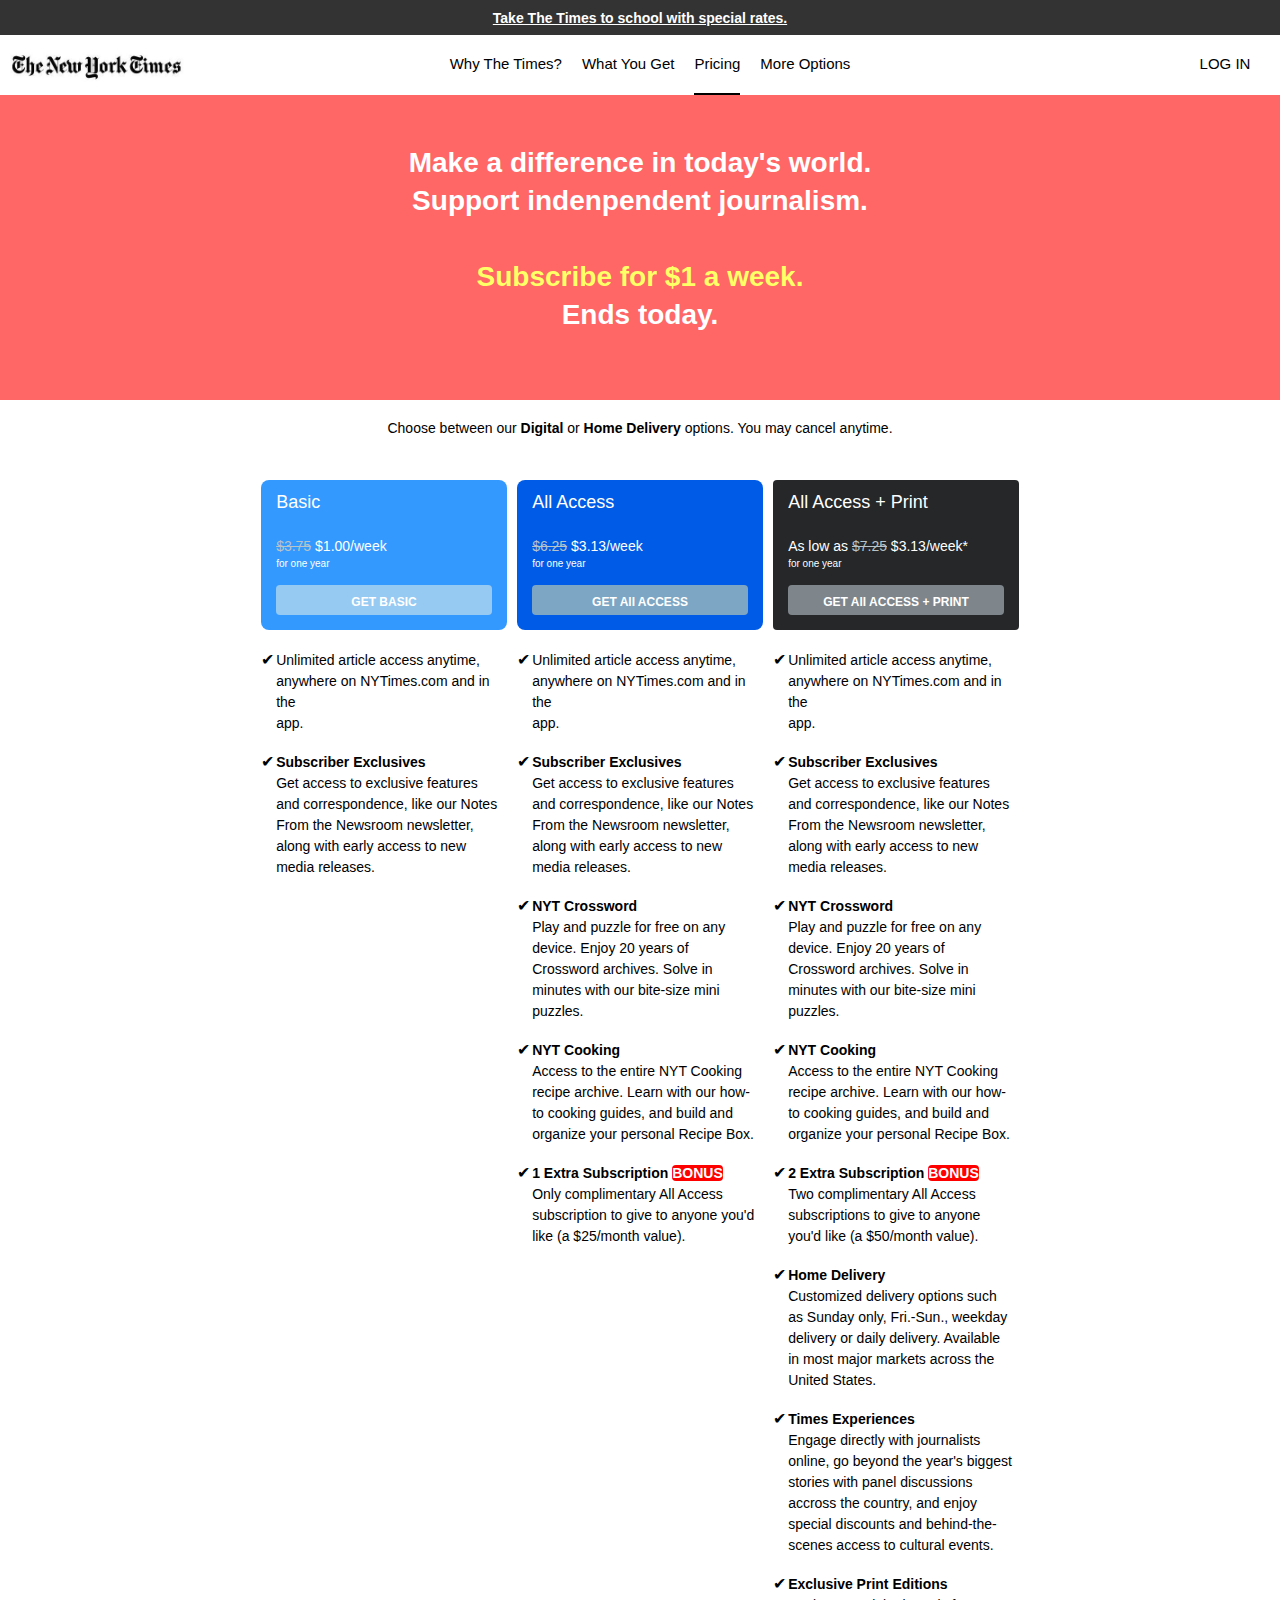
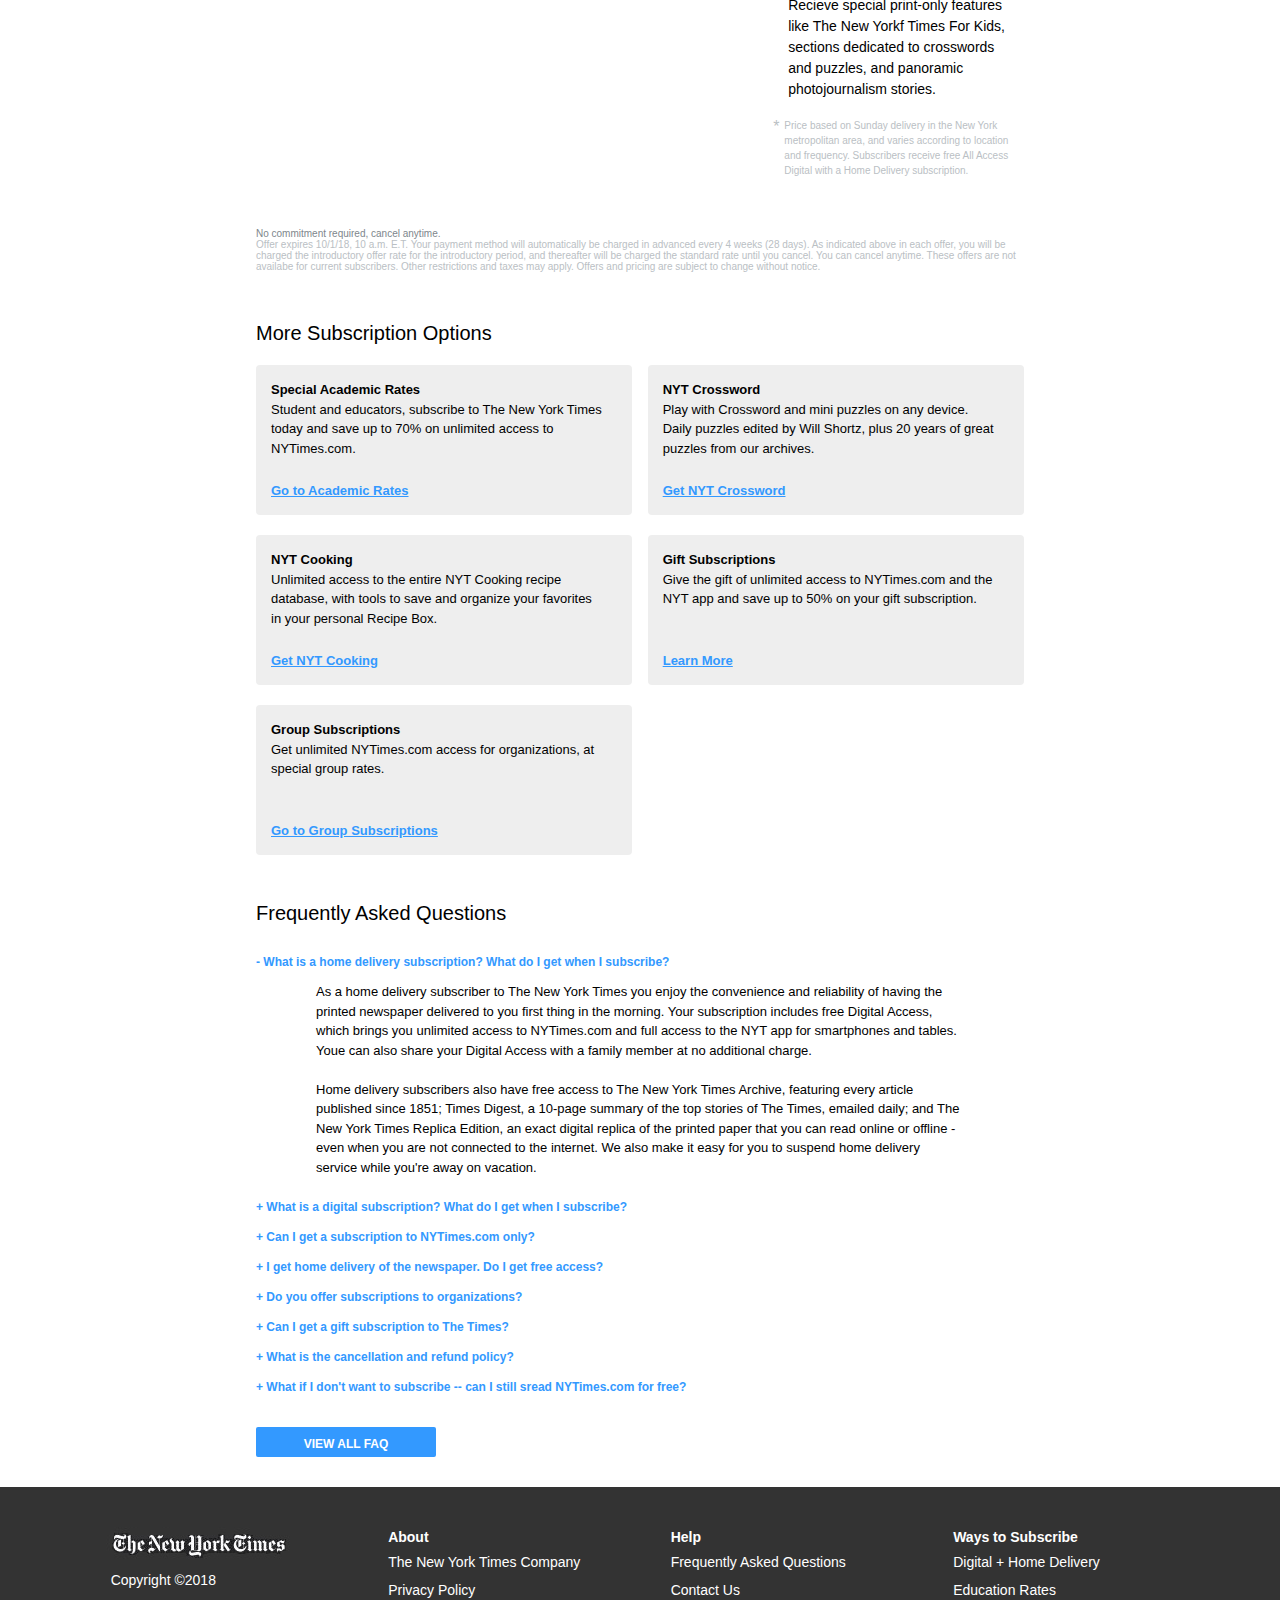
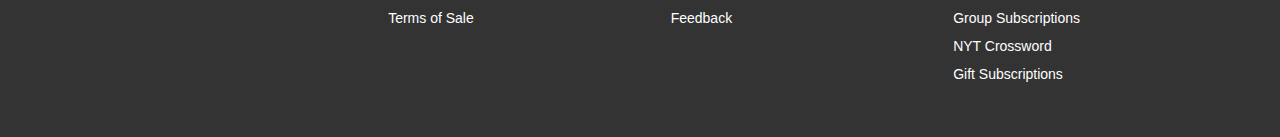
<file: homework1/index.html>
<!doctype html>
<html>

<head>
  <meta charset="utf-8">
  <title>homework1</title>
  <link rel="stylesheet" href="stylesheets/styles.css">
</head>

<body>
  <!--specialrate bar-->
  <nav class="specialrate__bar">
    <a class="specialrate__bar__text__link" href="#">Take The Times to school with special rates.</a>
  </nav>

  <!--navigation bar menu-->
  <header class="navBar__container">
    <!--New York Times logo-->
    <div class="logo">
      <a href="#">
         <img class="logo__link" src=".\img\logo-black.jpg" id="blackLogo" alt="NYT logo">
      </a>
    </div>
    <!--menu links-->
    <div class="menu">
      <div class="menu__links__field">
        <a class="menu__link" href="#">Why The Times?</a>
      </div>
      <div class="menu__links__field">
        <a class="menu__link" href="#">What You Get</a>
      </div>
      <div class="menu__links__field">
        <a class="menu__link" href="#">Pricing</a>
        <div class="slected__bar"></div>
      </div>
      <div class="menu__links__field">
        <a class="menu__link" href="#">More Options</a>
      </div>
    </div>
    <!--Login link-->
    <div class="login">
      <a class="login__link" href="#">LOG IN</a>
    </div>
  </header>

  <!--info board-->
  <div class="info__field">
    <div class="text__box">
      <p>Make a difference in today's world.</p>
      <p>Support indenpendent journalism.</p>
      <br>
      <p class="info__text">Subscribe for $1 a week.</p>
      <p>Ends today.</p>
    </div>
  </div>

  <!--delivery option-->
  <div class="delivery">
    Choose between our <strong>Digital</strong> or <strong>Home Delivery</strong> options.
    You may cancel anytime.
  </div>

  <!--middle column-->
  <div class="service__container">
     <!-- ignore this blank side -->
    <div class="side__container"></div>
    <!-- the main body -->
    <div class="middle__container">
      <!-- subscription price-->
      <div class="service__prices">
         <!-- 1st column -->
         <div class="col">
          <!-- service info box1 -->
          <div class="option__box1">
            Basic<br><br><br>
            <span class="col__text__box__font">
               <span class="col__text__box__font__cross">$3.75</span>
            $1.00/week
            </span><br>
            <span class="col__text__box__font__small">for one year</span><br>
            <div class="col__get__button col__get__button1">GET BASIC</div>
          </div>
          <!-- service info text1 -->
          <div class="service__info__field">
            <div class="text__and__checkmark">
              <div class="checkmark"> <span>&#10004;</span> </div>
              <div class="text__only">
                Unlimited article access anytime, <br>
                  anywhere on NYTimes.com and in the <br>app.
               </div>
            </div><br>
            <div class="text__and__checkmark">
              <div class="checkmark"> <span>&#10004;</span> </div>
              <div class="text__only">
                <strong>Subscriber Exclusives</strong><br>
                  Get access to exclusive features and correspondence,
                  like our Notes From the Newsroom newsletter,
                  along with early access to new media releases.
              </div>
            </div>
          </div>
        </div>

        <!-- 2nd column -->
        <div class="col">
          <!-- service info box2 -->
          <div class="option__box2">
            All Access<br><br><br>
            <span class="col__text__box__font">
               <span class="col__text__box__font__cross">$6.25</span>
            $3.13/week
            </span><br>
            <span class="col__text__box__font__small">for one year</span><br>
            <div class="col__get__button col__get__button2">GET All ACCESS</div>
          </div>
          <!-- service info text2 -->
          <div class="service__info__field">
            <div class="text__and__checkmark">
              <div class="checkmark"> <span>&#10004;</span> </div>
              <div class="text__only">
                Unlimited article access anytime, <br>
                 anywhere on NYTimes.com and in the <br>app.
               </div>
            </div><br>
            <div class="text__and__checkmark">
              <div class="checkmark"> <span>&#10004;</span> </div>
              <div class="text__only">
                <strong>Subscriber Exclusives</strong><br>
                  Get access to exclusive features and correspondence,
                  like our Notes From the Newsroom newsletter,
                  along with early access to new media releases.
              </div>
            </div><br>
            <div class="text__and__checkmark">
              <div class="checkmark"> <span>&#10004;</span> </div>
              <div class="text__only">
                <strong>NYT Crossword</strong><br>
                 Play and puzzle for free on any device.
                 Enjoy 20 years of Crossword archives.
                 Solve in minutes with our bite-size mini puzzles.
             </div>
            </div><br>
            <div class="text__and__checkmark">
              <div class="checkmark"> <span>&#10004;</span> </div>
              <div class="text__only">
                <strong>NYT Cooking</strong><br>
               Access to the entire NYT Cooking recipe archive.
               Learn with our how-to cooking guides,
               and build and organize your personal Recipe Box.
              </div>
            </div><br>
            <div class="text__and__checkmark">
              <div class="checkmark"> <span>&#10004;</span> </div>
              <div class="text__only">
                <strong>1 Extra Subscription</strong>
                <span class="bonus">BONUS</span><br>
                 Only complimentary All Access subscription to give to anyone
                 you'd like (a $25/month value).
              </div>
            </div>
          </div>
        </div>

        <!-- 3rd column -->
        <div class="col">
          <!-- service info box3 -->
          <div class="option__box3">
            All Access + Print<br><br><br>
            <span class="col__text__box__font">
               As low as
               <span class="col__text__box__font__cross">$7.25</span>
            $3.13/week*
            </span><br>
            <span class="col__text__box__font__small">for one year</span><br>
            <div class="col__get__button col__get__button3">GET All ACCESS + PRINT</div>
          </div>
          <!-- service info text3 -->
          <div class="service__info__field">
            <div class="text__and__checkmark">
              <div class="checkmark"> <span>&#10004;</span> </div>
              <div class="text__only">
                Unlimited article access anytime, <br>
                 anywhere on NYTimes.com and in the <br>app.
               </div>
            </div><br>
            <div class="text__and__checkmark">
              <div class="checkmark"> <span>&#10004;</span> </div>
              <div class="text__only">
                <strong>Subscriber Exclusives</strong><br>
                  Get access to exclusive features and correspondence,
                  like our Notes From the Newsroom newsletter,
                  along with early access to new media releases.
              </div>
            </div><br>
            <div class="text__and__checkmark">
              <div class="checkmark"> <span>&#10004;</span> </div>
              <div class="text__only">
                <strong>NYT Crossword</strong><br>
                 Play and puzzle for free on any device.
                 Enjoy 20 years of Crossword archives.
                 Solve in minutes with our bite-size mini puzzles.
             </div>
            </div><br>
            <div class="text__and__checkmark">
              <div class="checkmark"> <span>&#10004;</span> </div>
              <div class="text__only">
                <strong>NYT Cooking</strong><br>
               Access to the entire NYT Cooking recipe archive.
               Learn with our how-to cooking guides,
               and build and organize your personal Recipe Box.
              </div>
            </div><br>
            <div class="text__and__checkmark">
              <div class="checkmark"> <span>&#10004;</span> </div>
              <div class="text__only">
                <strong>2 Extra Subscription</strong>
                <span class="bonus">BONUS</span><br>
                Two complimentary All Access subscriptions to give to anyone
                you'd like (a $50/month value).
              </div>
            </div><br>
            <div class="text__and__checkmark">
              <div class="checkmark"> <span>&#10004;</span> </div>
              <div class="text__only">
                <strong>Home Delivery</strong><br>
                Customized delivery options such as Sunday only,
                Fri.-Sun., weekday delivery or daily delivery.
                Available in most major markets across the United States.
              </div>
            </div><br>
            <div class="text__and__checkmark">
              <div class="checkmark"> <span>&#10004;</span> </div>
              <div class="text__only">
                <strong>Times Experiences</strong><br>
                Engage directly with journalists online,
                go beyond the year's biggest stories with panel discussions
                accross the country, and enjoy special discounts and
                behind-the-scenes access to cultural events.
              </div>
            </div><br>
            <div class="text__and__checkmark">
              <div class="checkmark"> <span>&#10004;</span> </div>
              <div class="text__only">
                <strong>Exclusive Print Editions</strong><br>
                Recieve special print-only features like
                The New Yorkf Times For Kids, sections dedicated to crosswords and
                puzzles, and panoramic photojournalism stories.
              </div>
            </div><br>
            <div class="text__and__checkmark">
              <div class="starmark">*</div>
              <div class="additonal__info">
                Price based on Sunday delivery in the New York metropolitan area,
                and varies according to location and frequency.
                Subscribers receive free All Access Digital with a Home Delivery subscription.
              </div>
            </div>
          </div>
        </div>
      </div>
      <!--cancellation policy-->
      <div class="policy__field">
        <span class="policy__title">No commitment required, cancel anytime.</span><br>
        Offer expires 10/1/18, 10 a.m. E.T. Your payment method will automatically be charged in advanced every 4 weeks (28 days).
        As indicated above in each offer, you will be charged the introductory offer rate for the introductory period,
        and thereafter will be charged the standard rate until you cancel.
        You can <span>cancel</span> anytime. These offers are not availabe for current subscribers.
        Other restrictions and taxes may apply. Offers and pricing are subject to change without notice.
     </div>
      <!-- more subscription options -->
      <div class="more__subscription__options">
         <div class="more__subscription__options__title">
            More Subscription Options
         </div>
         <div class="more__subscription__options__grid">
            <div class="more__subscription__options__col col1">
               <div class="more__subscription__options__box">
                  <strong>Special Academic Rates</strong><br>
                  Student and educators, subscribe to The New York Times today
                  and save up to 70% on unlimited access to NYTimes.com.<br>
                  <a class="more__subscription__options__link" href="#">
                     Go to Academic Rates
                  </a>
               </div>
               <div class="more__subscription__options__box">
                  <strong>NYT Cooking</strong><br>
                  Unlimited access to the entire NYT Cooking recipe database,
                  with tools to save and organize your favorites in your
                  personal Recipe Box.<br>
                  <a class="more__subscription__options__link" href="#">
                     Get NYT Cooking
                  </a>
               </div>
               <div class="more__subscription__options__box">
                  <strong>Group Subscriptions</strong><br>
                  Get unlimited NYTimes.com access for organizations, at special
                  group rates.<br>
                  <a class="more__subscription__options__link" href="#">
                     Go to Group Subscriptions
                  </a>
               </div>
            </div>
            <div class="more__subscription__options__col col2">
               <div class="more__subscription__options__box">
                  <strong>NYT Crossword</strong><br>
                  Play with Crossword and mini puzzles on any device. Daily
                  puzzles edited by Will Shortz, plus 20 years of great puzzles
                  from our archives.<br>
                  <a class="more__subscription__options__link" href="#">
                     Get NYT Crossword
                  </a>
               </div>
               <div class="more__subscription__options__box">
                  <strong>Gift Subscriptions</strong><br>
                  Give the gift of unlimited access to NYTimes.com and the NYT
                  app and save up to 50% on your gift subscription.<br>
                  <a class="more__subscription__options__link" href="#">
                     Learn More
                  </a>
               </div>
            </div>
         </div>
      </div>
      <!-- frequently ask questions -->
      <div class="frequently__asked__questions">
         <div class="frequently__asked__questions__title__field">
            Frequently Asked Questions
         </div>
         <div class="frequently__asked__questions__field">
            <div class="question__field">
               <span class="question">
                  - What is a home delivery subscription?
                  What do I get when I subscribe?
               </span>
            </div>
            <div class="answer__field">
               <span class="answer">
                  As a home delivery subscriber to The New York Times you enjoy
                  the convenience and reliability of having the printed newspaper
                  delivered to you first thing in the morning. Your subscription
                  includes free Digital Access, which brings you unlimited access
                  to NYTimes.com and full access to the NYT app for smartphones
                  and tables. Youe can also share your Digital Access with a
                  family member at no additional charge.<br><br>
                  Home delivery subscribers also have free access to
                  The New York Times Archive, featuring every article published
                  since 1851; Times Digest, a 10-page summary of the top stories
                  of The Times, emailed daily; and The New York Times Replica
                  Edition, an exact digital replica of the printed paper that
                  you can read online or offline - even when you are not connected
                  to the internet. We also make it easy for you to suspend home
                  delivery service while you're away on vacation.
               </span>
            </div>
            <div class="question__field">
               <span class="question">
                  + What is a digital subscription?
                  What do I get when I subscribe?
               </span>
            </div>
            <div class="question__field">
               <span class="question">
                  + Can I get a subscription to NYTimes.com only?
               </span>
            </div>
            <div class="question__field">
               <span class="question">
                  + I get home delivery of the newspaper. Do I get free access?
               </span>
            </div>
            <div class="question__field">
               <span class="question">
                  + Do you offer subscriptions to organizations?
               </span>
            </div>
            <div class="question__field">
               <span class="question">
                  + Can I get a gift subscription to The Times?
               </span>
            </div>
            <div class="question__field">
               <span class="question">
                  + What is the cancellation and refund policy?
               </span>
            </div>
            <div class="question__field">
               <span class="question">
                  + What if I don't want to subscribe --
                  can I still sread NYTimes.com for free?
               </span>
            </div>
         </div>
         <button id="view__all__faq" type="button" name="view__all__faq">
            VIEW ALL FAQ
         </button>
      </div>
    </div>
    <!-- ignore this blank side -->
    <div class="side__container"></div>
  </div>

  <!--footer-->
  <footer class="page__footer">
     <div class="footer__container">
       <div class="footer__col">
           <img src=".\img\logo-white.jpg" alt="NYT logo"><br>
           <span class="copyright">Copyright &copy2018</span>
        </div>
       <div class="footer__col">
          <span class="footer__subtitle">About</span><br>
          <a class="footer__link" href="#">The New York Times Company</a><br>
          <a class="footer__link" href="#">Privacy Policy</a><br>
          <a class="footer__link" href="#">Terms of Sale</a><br>
       </div>
       <div class="footer__col">
          <span class="footer__subtitle">Help</span><br>
          <a class="footer__link" href="#">Frequently Asked Questions</a><br>
          <a class="footer__link" href="#">Contact Us</a><br>
          <a class="footer__link" href="#">Feedback</a><br>
       </div>
       <div class="footer__col">
          <span class="footer__subtitle">Ways to Subscribe</span><br>
          <a class="footer__link" href="#">Digital + Home Delivery</a><br>
          <a class="footer__link" href="#">Education Rates</a><br>
          <a class="footer__link" href="#">Group Subscriptions</a><br>
          <a class="footer__link" href="#">NYT Crossword</a><br>
          <a class="footer__link" href="#">Gift Subscriptions</a><br>
       </div>
     </div>
  </footer>
</body>
</html>
</file>
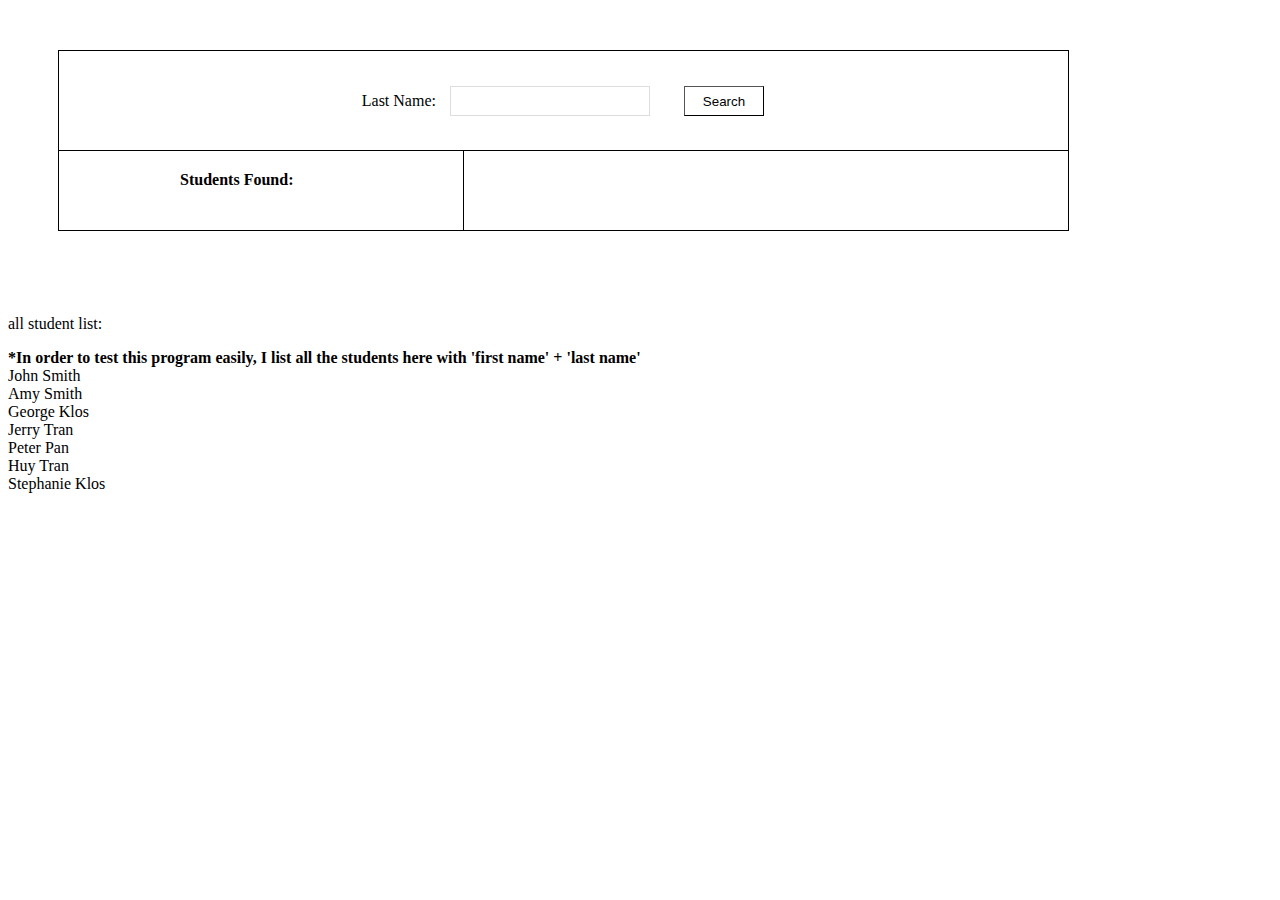
<file: homework2/index.html>
﻿<!DOCTYPE html>
<html lang="en" dir="ltr">
<head>
    <meta charset="utf-8">
    <title>homework2</title>
    <link rel="stylesheet" href="stylesheet/style.css">
    <script src='javascripts/globalVars.js'></script>
    <script src='javascripts/model/Student.js'></script>
    <script src='javascripts/model/Course.js'></script>
    <script src='javascripts/view/ListView.js'></script>
    <script src='javascripts/view/TableView.js'></script>
    <script src='javascripts/control/StudentPageControl.js'></script>
    <script src="javascripts/control/GradePageControl.js"></script>
</head>
<body>
    <div class="page__container">
        <div class="search__field__container">
            <label>Last Name: </label>
            <input class="search__bar" id="ln_id" name="ln_id" type="text">
            <input class="search__button" id="search_student" type="submit" value='Search'>
        </div>
        <div class="result__field">
            <div class="student">
                <h4>Students Found: </h4>
                <ul id='student_list_id'></ul>
            </div>
            <div class="course">
                <h4 id="grade_report"></h4>
                <table id="grade_table_id">
                    
                       

                </table>
            </div>
        </div>
    </div>
    <br />
    <p>all student list:</p>
    <strong>*In order to test this program easily, I list all the students here with 'first name' + 'last name'</strong>
    <div>
        John Smith<br>
        Amy Smith<br>
        George Klos<br>
        Jerry Tran<br>
        Peter Pan<br>
        Huy Tran<br>
        Stephanie Klos
    </div>

</body>
<script>
    // Create default data (an array of Student objects)
    var student_list = new Array();
    student_list.push(new test.model.Student('John', 'Smith',
        [new test.model.Course('ART', 'A'), new test.model.Course('MUSIC', 'A')]));
    student_list.push(new test.model.Student('Amy', 'Smith',
        [new test.model.Course('PHYSICS', 'A-'), new test.model.Course('MATH', 'B')]));
    student_list.push(new test.model.Student('George', 'Klos',
        [new test.model.Course('PHYSICS', 'B-'), new test.model.Course('CHEMISTRY', 'B+')]));
    student_list.push(new test.model.Student('Jerry', 'Tran',
        [new test.model.Course('PHYSICS', 'B-'), new test.model.Course('CHEMISTRY', 'B+'), new test.model.Course('COMPUTER', 'A-')]));
    student_list.push(new test.model.Student('Peter', 'Pan',
        [new test.model.Course('SPANISH', 'C+'), new test.model.Course('MATH', 'A'), new test.model.Course('ART', 'A-')]));
    student_list.push(new test.model.Student('Hue', 'Tran',
        [new test.model.Course('CHEMISTRY', 'B+'), new test.model.Course('MUSIC', 'A'), new test.model.Course('DANCE', 'C')]));
    student_list.push(new test.model.Student('Stephanie', 'Klos',
        [new test.model.Course('COMPUTER', 'C+'), new test.model.Course('ENGLISH', 'A'), new test.model.Course('MATH', 'B-'),new test.model.Course('ART', 'B+')]));
</script>
</html>
</file>
<file: homework1/stylesheets/styles.css>
body {
  margin: 0;
  font-size: 16px;
  box-sizing: border-box;
  font-family: "nyt-franklin", Ariel, Sans-serif;
}

/* specialrate bar */
.specialrate__bar {
  background-color: #333333;
  position: fixed;
  top: 0;
  width: 100%;
  height: 35px;
  text-align: center;
  color: #fff;
  line-height: 35px;
  font-weight: 700;
  font-family: "nyt-franklin", Ariel, Sans-serif;
  z-index: 7;
}

.specialrate__bar__text__link {
  font-size: 14px;
  color: #fff;
}

/* navigation bar */
.navBar__container {
  display: flex;
  flex-direction: row;
  align-items: stretch;
  background-color: #fff;
  top: 35px;
  height: 60px;
  width: 100%;
  position: fixed;
  z-index: 7;
}

.logo {
  background-color: #fff;
  left: 0;
  position: fixed;
  height: inherit;
  width: 200px;
  min-width: 50px;
}

.logo__link {
  transform: scale(0.45) translate(-55%, 0%);
}

.menu {
  display: flex;
  justify-content: center;
  align-items: stretch;
  width: 100%;
  background-color: #fff;
  min-width: 300px;
}

.menu__links__field {
  margin-left: 20px;
  background-color: #fff;
  text-align: center;
  padding-top: 20px;
  position: relative;
}

.menu__link {
  font-size: 15px;
  color: #000;
  text-decoration: none;
}

.slected__bar {
   background-color: #000;
   width: 100%;
   height: 2px;
   bottom: 0;
   position: absolute;
}

/* login */
.login {
  background-color: #fff;
  right: 0;
  width: 50px;
  height: 40px;
  position: fixed;
  min-width: 100px;
  text-align: center;
  font-size: 15px;
  font-weight: 500;
  padding-top: 20px;
}

.login__link {
  padding-right: 10px;
  color: #000;
  text-decoration: none;
}

/* navigation bar */
.info__field {
  width: 100%;
  background-color: #ff6666;
  height: 400px;
}

/* information board */
.text__box {
  height: inherit;
  color: #fff;
  text-align: center;
  padding-top: 130px;
  font-size: 28px;
  line-height: 10px;
  font-weight: bolder;
}

.info__text {
  color: #ffff66;
}

/* delivery option */
.delivery {
  height: 30px;
  text-align: center;
  padding-top: 20px;
  font-size: 14px;
}

/*services*/
.service__container {
  height: auto;
  width: 100%;
  background-color: #fff;
  display: flex;
  color: #fff;
}

.side__container {
  width: 20%;
  height: inherit;
}

.middle__container {
  display: flex;
  flex-direction: column;
  width: 60%;
  justify-content: space-around;
}

.service__prices {
  display: flex;
  flex-direction: row;
  justify-content: space-around;
}

.col {
  width: 32%;
  height: inherit;
  padding-top: 30px;
}

/* 3 services boxes*/
.option__box1 {
  background-color: #3399ff;
  height: 120px;
  border-radius: 8px;
  padding: 15px;
  font-size: 18px;
  line-height: 80%;
  position: relative;
}

.option__box2 {
  background-color: #005ce6;
  height: 120px;
  border-radius: 8px;
  padding: 15px;
  font-size: 18px;
  line-height: 80%;
  position: relative;
}

.option__box3 {
  background-color: #252728;
  height: 120px;
  border-radius: 4px;
  padding: 15px;
  font-size: 18px;
  line-height: 80%;
  position: relative;
}

.col__text__box__font {
  font-size: 14px;
}

.col__text__box__font__cross {
  color: #b7c3c9;
  text-decoration: line-through;
}

.col__text__box__font__small {
  font-size: 10px;
}

.col__get__button {
   left: 15px;
   right: 15px;
   bottom: 15px;
   height: 20px;
   font-size: 12px;
   font-weight: bolder;
   border-radius: 4px;
   text-align: center;
   padding-top: 10px;
   position: absolute;
}

.col__get__button:hover {
   cursor: pointer;
}

.col__get__button1 {
  background-color: #96caf2;
}

.col__get__button2 {
  background-color: #7da6c4;
}

.col__get__button3 {
  background-color: #7e868c;
}

/* 3 services text fields */
.service__info__field {
  display: flex;
  flex-direction: column;
  padding-top: 20px;
}

.text__and__checkmark {
  display: flex;
  flex-direction: row;
  color: #000;
}

.text__and__checkmark .checkmark {
  width: 10px;
}

.text__and__checkmark .text__only {
  font-size: 14px;
  line-height: 1.5;
  padding-left: 5px;
  padding-right: 5px;
}

.bonus {
  background-color: red;
  width: 20px;
  height: 10px;
  color: #fff;
  font-weight: 800;
  border-radius: 4px;
}

.additonal__info {
  color: #bac0c4;
  font-size: 10px;
  line-height: 1.5;
  padding-left: 5px;
  padding-right: 5px;
}

.starmark {
  color: #bac0c4;
}

/* cancellation policy */
.policy__field {
  padding-top: 50px;
  height: auto;
  color: #bac0c4;
  font-size: 10px;
  line-height: normal;
}

.policy__title {
  color: #7e868c;
}

/* more subscription options */
.more__subscription__options {
  display: flex;
  flex-direction: column;
  background-color: #fff;
  color: #000;
  position: relative;
  height: 630px;
}

.more__subscription__options__title {
  padding-top: 50px;
  font-size: 20px;
}

.more__subscription__options__grid {
  position: relative;
}

.more__subscription__options__col {
  display: flex;
  flex-direction: column;
  width: 49%;
  position: absolute;
}

.col1 {
  left: 0;
}

.col2 {
  right: 0;
}

.more__subscription__options__box {
  margin-top: 20px;
  background-color: #eee;
  border-radius: 4px;
  padding-top: 15px;
  padding-left: 15px;
  padding-bottom: 15px;
  padding-right: 30px;
  height: 120px;
  font-size: 13px;
  line-height: 1.5;
  letter-spacing: 1.5;
  font-weight: 500;
  position: relative;
}

.more__subscription__options__link {
  color: #3399ff;
  text-decoration: underline;
  bottom: 15px;
  position: absolute;
  font-weight: 800;
}

/* frequently asked questions */
.frequently__asked__questions {
  height: auto;
  color: #000;
}

.frequently__asked__questions__title__field {
  font-size: 20px;
  height: 40px;
}

.question__field {
  word-spacing: 1.5;
  height: 20px;
  margin-top: 10px;
}

.question {
  color: #3399ff;
  font-size: 12px;
  font-weight: 800;
}

.answer__field {
  padding-top: 10px;
  padding-left: 60px;
  padding-right: 60px;
  padding-bottom: 10px;
}

.answer {
  line-height: 1.5;
  font-size: 13px;
}

#view__all__faq {
  background-color: #3399ff;
  color: #fff;
  font-size: 12px;
  font-weight: 600;
  text-align: center;
  padding-top: 5px;
  border: none;
  border-radius: 2px;
  left: 0;
  width: 180px;
  height: 30px;
  margin-top: 30px;
}

#view__all__faq:hover {
   cursor: pointer;
}

/* footer */
.page__footer {
  background-color: #333333;
  height: 190px;
  margin-top: 30px;
  padding-top: 30px;
  padding-left: 100px;
  padding-right: 50px;
  padding-bottom: 30px;
}

.footer__container {
  display: flex;
  flex-direction: row;
  justify-content: space-around;
  width: 100%;
  height: 100%;
}

.footer__col {
  width: 24%;
  padding-top: 10px;
}

.footer__subtitle {
  color: #fff;
  font-size: 14px;
  font-weight: 600;
  line-height: 1.5;
}

.footer__link {
  color: #fff;
  font-size: 14px;
  line-height: 2;
  text-decoration: none;
}

.copyright {
  padding-left: 5px;
  color: #fff;
  font-size: 14px;
  line-height: 2;
}
</file>
<file: homework2/stylesheet/style.css>
* {
   box-sizing: border-box;
}

.page__container {
   display: flex;
   flex-direction: column;
   width: 80%;
   height: auto;
   margin: 50px;
}

.search__field__container {
   display: inline-block;
   height: 100px;
   width: 100%;
   border-style: solid;
   border-color: #000;
   border-width: 1px;
   border-bottom-width: 0px;
}

.result__field {
   display: flex;
   flex-direction: row;
   flex-wrap: wrap;
   height: auto;
   width: 100%;
   border-style: solid;
   border-color: #000;
   border-width: 1px;
}

label {
   margin-top: 35px;
   margin-left: 30%;
}

h4 {
   margin-top: 20px;
   margin-left: 30%;
}

.student {
   width: 40%;
   padding-bottom: 20px;
}

.course {
   width: 60%;
   border-style: solid;
   border-color: #000;
   border-width: 0px;
   border-left-width: 1px;
   padding-bottom: 20px;
}

.search__bar {
   margin-top: 35px;
   margin-left: 10px;
   width: 200px;
   height: 30px;
   border-color: #ddd;
   border-width: 1px;
   border-style: solid;
}

.search__bar:focus {
   border-color: #000;
}

.search__button {
   margin-top: 35px;
   margin-left: 30px;
   text-align: center;
   width: 80px;
   height: 30px;
   background-color: white;
   cursor: pointer;
   border-color: #000;
   border-width: 1px;
}

table {
   border-collapse: collapse;
   margin-top: 10px;
   margin-left: 50px;
}

table, th, td {
   border: 1px solid black;
   width: 300px;
}

th, td {
   height: 10px;
}

li {
   list-style-type: none;
   font-size: 14px;
   width: 80%;
   text-align: left;
   cursor: pointer;
   padding: 3px;
}

li:hover {
   background-color: #ddd;   
}
@media all and (max-width: 768px) {
   label {
      margin: 10px;
   }

   h4 {
      margin: 10px;
   }

   table {
      border-collapse: collapse;
      margin: 10px;
   }

   table, th, td {
      border: 1px solid black;
      width:auto;
   }

   .search__bar {
      width: 100px;
   }
}
</file>
